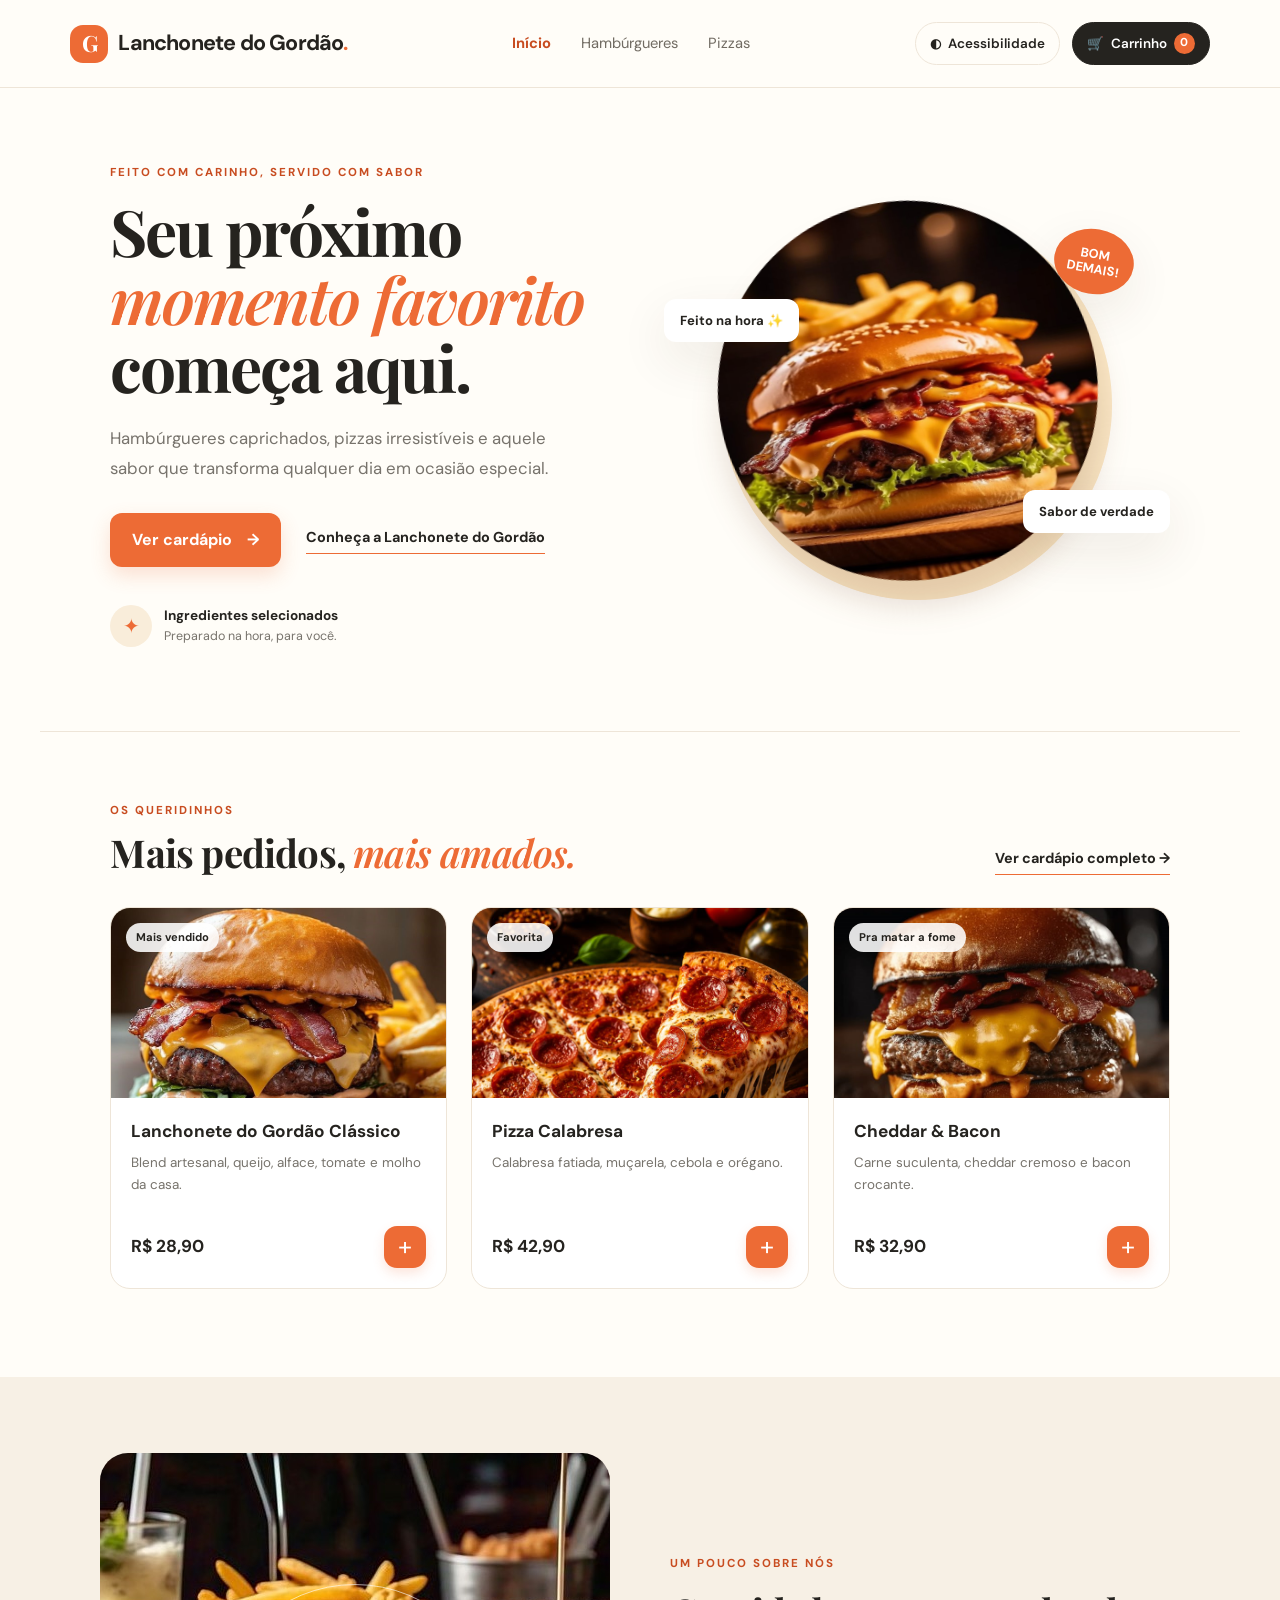
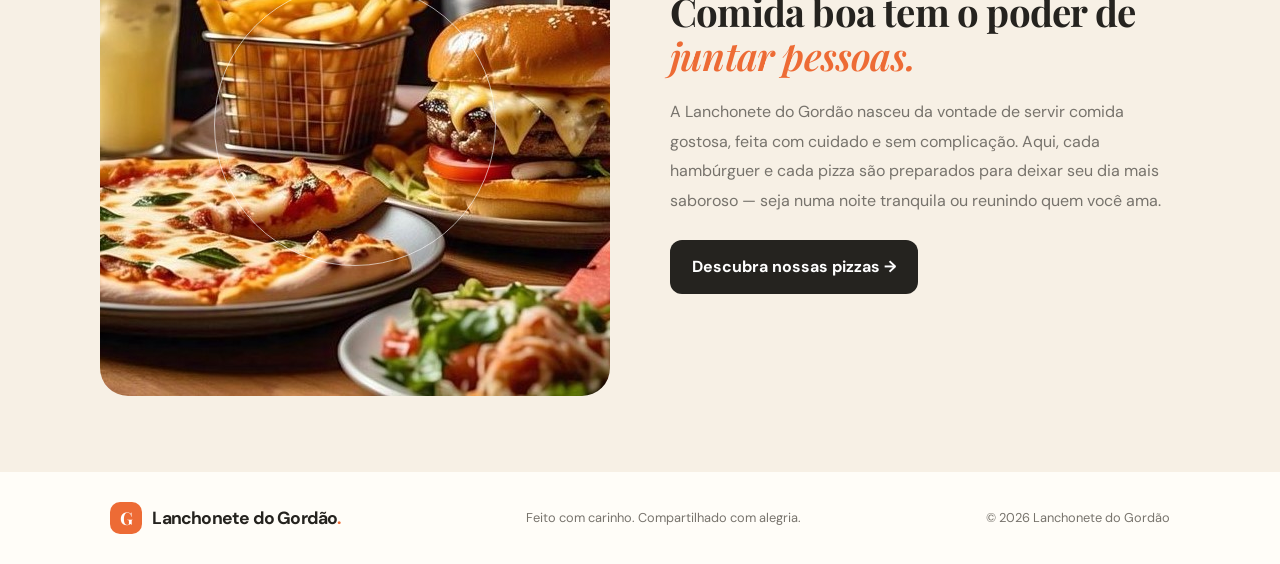
<file: index.html>
<!DOCTYPE html>
<html lang="pt-BR">

<head>
  <meta charset="UTF-8">
  <meta name="viewport" content="width=device-width, initial-scale=1.0">
  <meta name="description" content="Lanchonete do Gordão — hambúrgueres artesanais e pizzas para compartilhar.">
  
  <title>Lanchonete do Gordão | Sabor que reúne</title>
  <link rel="stylesheet" href="style.css">
  <script src="script.js" defer></script>
</head>


<body>
  <a class="skip-link" href="#conteudo">Pular para o conteúdo</a>
  
  <header class="site-header">
    
    <a class="logo" href="index.html" aria-label="Lanchonete do Gordão — página inicial"><span class="logo-mark">G</span><span>Lanchonete do Gordão<span class="logo-dot">.</span></span></a>
    
    <nav class="main-nav" aria-label="Navegação principal">
      <a class="active" href="index.html">Início</a>
      <a href="hamburgueres.html">Hambúrgueres</a>
      <a href="pizzas.html">Pizzas</a>
    </nav>
    
    <div class="header-actions">
      <button class="accessibility-btn" type="button" data-accessibility aria-pressed="false" aria-label="Ativar alto contraste">◐ <span>Acessibilidade</span></button>
      <button class="cart-button" type="button" data-open-cart aria-label="Abrir carrinho">🛒 <span>Carrinho</span><b class="cart-count" data-cart-count>0</b></button>
    </div>
  </header>

  <main id="conteudo">
    <section class="hero">
      
      <div class="hero-copy">
        <p class="eyebrow">FEITO COM CARINHO, SERVIDO COM SABOR</p>
        <h1>Seu próximo<br><em>momento favorito</em><br>começa aqui.</h1>
        <p class="hero-description">Hambúrgueres caprichados, pizzas irresistíveis e aquele sabor que transforma qualquer dia em ocasião especial.</p>
        
        <div class="hero-buttons">
          <a class="button button-primary" href="hamburgueres.html">Ver cardápio <span aria-hidden="true">→</span></a>
          <a class="text-link" href="#sobre">Conheça a Lanchonete do Gordão</a>
        </div>
        
        <div class="hero-note"><span class="note-icon">✦</span><span><strong>Ingredientes selecionados</strong><small>Preparado na hora, para você.</small></span></div>
      </div>
      
      <div class="hero-art" role="img" aria-label="Ilustração de um hambúrguer artesanal com queijo, alface e tomate">
        <div class="hero-circle"></div><div class="hero-tag">BOM<br>DEMAIS!</div>
        <div class="burger-emoji" aria-hidden="true"><img src="img/burger inicial.jfif" alt="burger inicial"></div>
        <div class="floating-chip chip-one">Feito na hora ✨</div>
        <div class="floating-chip chip-two">Sabor de verdade</div>
      </div>
    </section>

    <section class="section bestsellers" aria-labelledby="mais-vendidos">
      
      <div class="section-heading"><div><p class="eyebrow">OS QUERIDINHOS</p><h2 id="mais-vendidos">Mais pedidos, <em>mais amados.</em></h2></div><a class="text-link" href="hamburgueres.html">Ver cardápio completo →</a></div>
      
      <div class="product-grid">
        
        <article class="product-card">
          <div class="product-visual visual-burger">
            <img src="img/burger1.jpg" alt="Lanchonete do Gordão Clássico">
            <span class="popular-badge">Mais vendido</span>
          </div>
          <div class="product-info">
            <div>
              <h3>Lanchonete do Gordão Clássico</h3><p>Blend artesanal, queijo, alface, tomate e molho da casa.</p>
            </div>
            <div class="product-bottom"><strong>R$ 28,90</strong>
              <button class="add-button" data-add data-id="burger-classico" data-name="Lanchonete do Gordão Clássico" data-price="28.90" aria-label="Adicionar Lanchonete do Gordão Clássico ao carrinho">+</button>
            </div>
          </div>
        </article>
        
        <article class="product-card">
          <div class="product-visual visual-pizza">
            <img src="img/pizza1.jfif" alt=""><span class="product-emoji" aria-hidden="true">🍕</span>
            <span class="popular-badge">Favorita</span>
          </div>
          <div class="product-info">
            <div>
              <h3>Pizza Calabresa</h3>
              <p>Calabresa fatiada, muçarela, cebola e orégano.</p>
            </div>
            <div class="product-bottom"><strong>R$ 42,90</strong>
              <button class="add-button" data-add data-id="pizza-calabresa" data-name="Pizza Calabresa" data-price="42.90" aria-label="Adicionar Pizza Calabresa ao carrinho">+</button>
            </div>
          </div>
        </article>
        
        <article class="product-card">
          <div class="product-visual visual-bacon">
            <img src="img/burger2.jpg" alt="Cheddar & Bacon">
            <span class="popular-badge">Pra matar a fome</span>
          </div>
          <div class="product-info">
            <div><h3>Cheddar & Bacon</h3>
              <p>Carne suculenta, cheddar cremoso e bacon crocante.</p>
            </div><div class="product-bottom"><strong>R$ 32,90</strong>
              <button class="add-button" data-add data-id="burger-cheddar" data-name="Cheddar & Bacon" data-price="32.90" aria-label="Adicionar Cheddar e Bacon ao carrinho">+</button>
            </div>
          </div>
        </article>
      
      </div>
    </section>

    <section class="about-section" id="sobre">
      <div class="about-art" aria-hidden="true">
        <img src="img/992903049096362341.jpg" alt="">
      </div>
      <div class="about-copy">
        <p class="eyebrow">UM POUCO SOBRE NÓS</p>
        <h2>Comida boa tem o poder de <em>juntar pessoas.</em></h2>
        <p>A Lanchonete do Gordão nasceu da vontade de servir comida gostosa, feita com cuidado e sem complicação. Aqui, cada hambúrguer e cada pizza são preparados para deixar seu dia mais saboroso — seja numa noite tranquila ou reunindo quem você ama.</p>
        <a class="button button-dark" href="pizzas.html">Descubra nossas pizzas →</a>
      </div>
    </section>
  </main>

  <footer class="site-footer">
  <a class="logo footer-logo" href="index.html">
      <span class="logo-mark">G</span>
      <span>Lanchonete do Gordão<span class="logo-dot">.</span>
    </span>
  </a>
<p>Feito com carinho. Compartilhado com alegria.</p><span>© 2026 Lanchonete do Gordão</span></footer>

  <div class="modal-backdrop" data-cart-modal hidden>
    <section class="cart-modal" role="dialog" aria-modal="true" aria-labelledby="cart-title" aria-describedby="cart-description">
      
      <div class="modal-header">
        <div>
          <p class="eyebrow">SEU PEDIDO</p>
          <h2 id="cart-title">Meu carrinho <span>🛒</span>
          </h2>
        </div>
        <button class="close-modal" type="button" data-close-cart aria-label="Fechar carrinho">×</button>
      </div>
      <p id="cart-description" class="sr-only">Produtos adicionados, quantidades e valor total do pedido.</p>
      
      <div class="cart-items" data-cart-items aria-live="polite"></div>
      
      <div class="cart-empty" data-cart-empty><span>🛍️</span>
        <h3>Seu carrinho está vazio</h3>
        <p>Que tal escolher algo gostoso?</p>
      </div>
      
      <div class="cart-summary"><span>Total</span><strong data-cart-total>R$ 0,00</strong></div>
      
      <button class="button button-primary checkout-button" type="button" data-checkout>Continuar pedido</button>
      
      <p class="modal-footnote">Pedido demonstrativo — nenhum pagamento será realizado.</p>
    </section>
  </div>
  <div class="toast" data-toast role="status" aria-live="polite"></div>
</body>

</html>
</file>
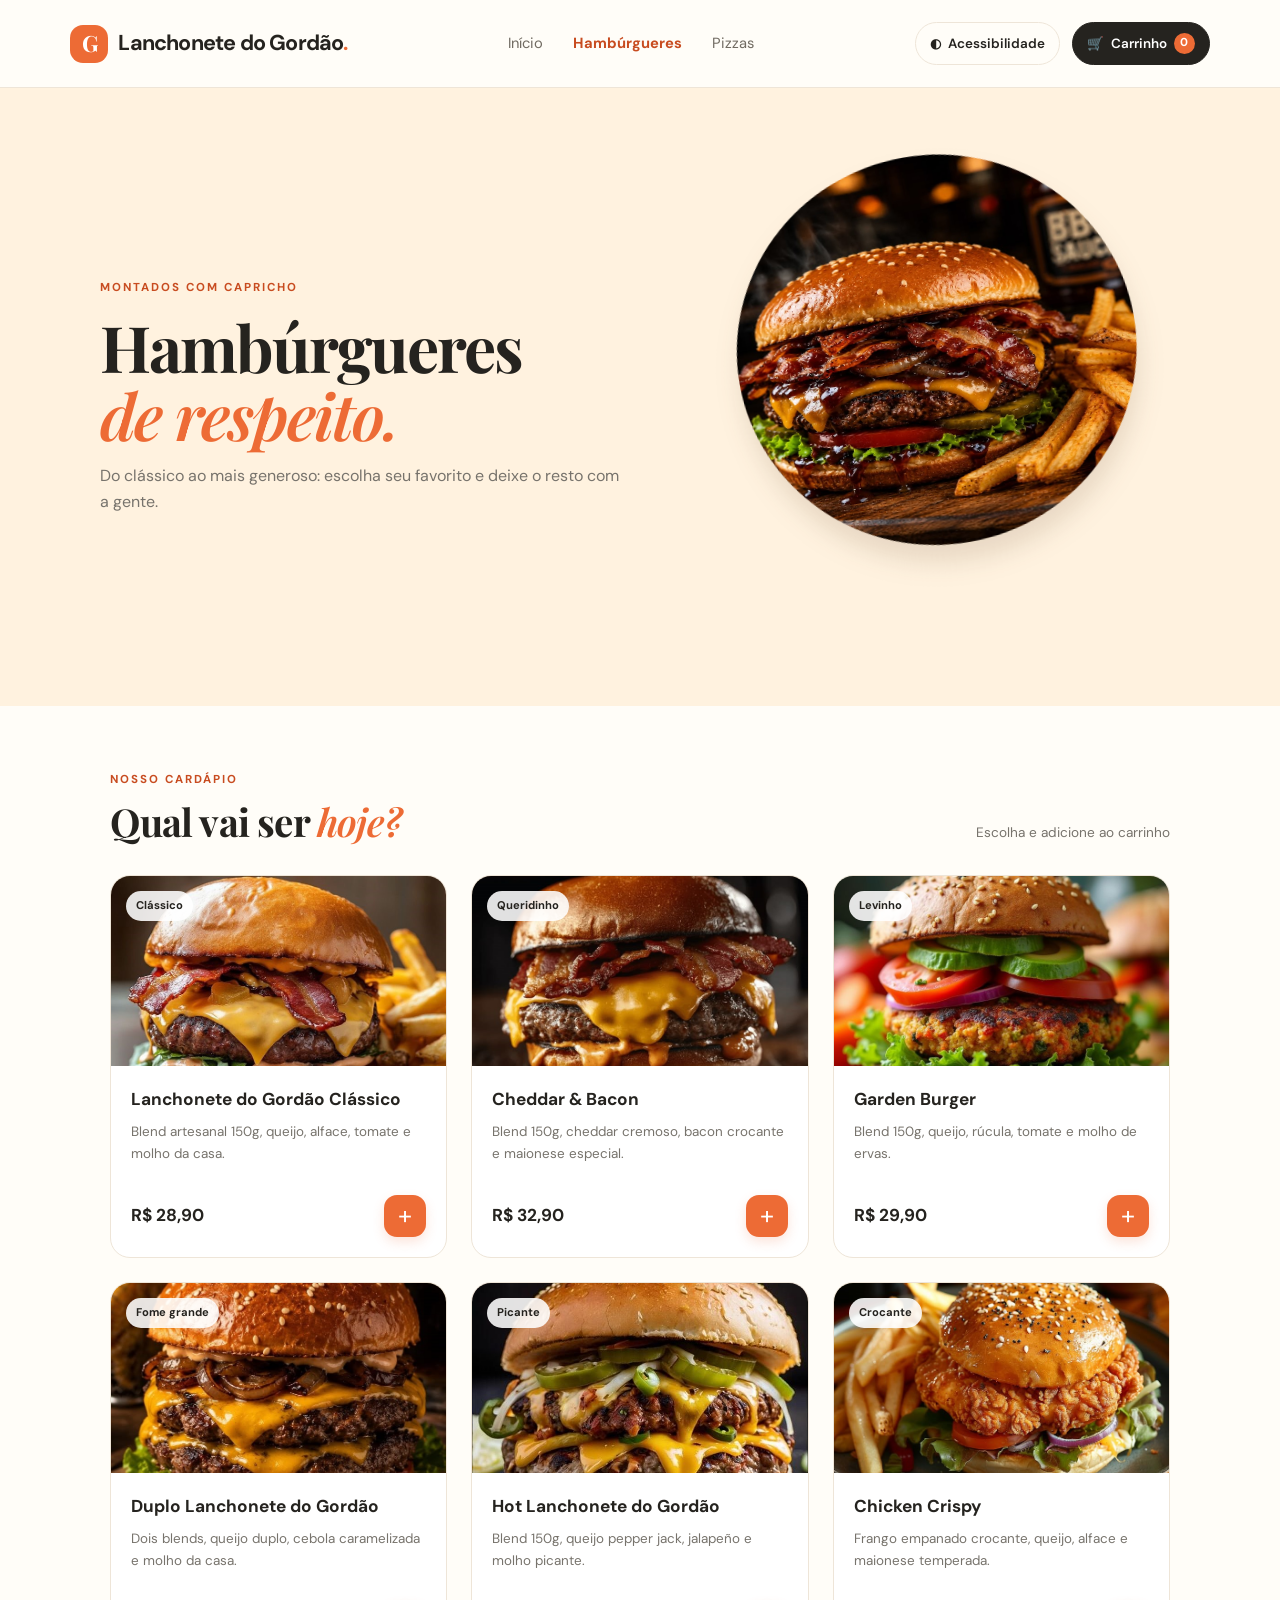
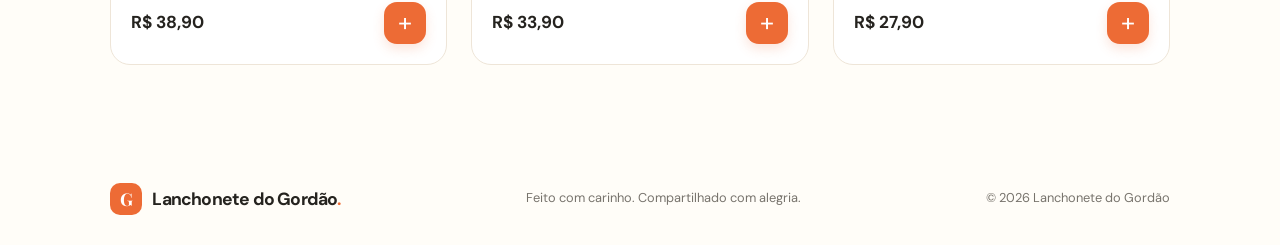
<file: hamburgueres.html>
<!DOCTYPE html>
<html lang="pt-BR">

<head>
    <meta charset="UTF-8"><meta name="viewport" content="width=device-width, initial-scale=1.0"><meta name="description" content="Conheça os hambúrgueres da Lanchonete do Gordão.">
    
    <title>Hambúrgueres | Lanchonete do Gordão</title>
    <link rel="stylesheet" href="style.css">
    <script src="script.js" defer></script>
</head>

<body>
    <a class="skip-link" href="#conteudo">Pular para o conteúdo</a>

    <header class="site-header">
        <a class="logo" href="index.html" aria-label="Lanchonete do Gordão — página inicial">
            <span class="logo-mark">G</span>
            <span>Lanchonete do Gordão<span class="logo-dot">.</span>
            </span>
        </a>
        
        <nav class="main-nav" aria-label="Navegação principal"><a href="index.html">Início</a><a class="active" href="hamburgueres.html" aria-current="page">Hambúrgueres</a>
            <a href="pizzas.html">Pizzas</a>
        </nav>
        
        <div class="header-actions">
            <button class="accessibility-btn" type="button" data-accessibility aria-pressed="false" aria-label="Ativar alto contraste">◐ 
                <span>Acessibilidade</span>
            </button>
            <button class="cart-button" type="button" data-open-cart aria-label="Abrir carrinho">🛒 
                <span>Carrinho</span>
                <b class="cart-count" data-cart-count>0</b>
            </button>
        </div>
    </header>

    <main id="conteudo">
    <section class="menu-hero burger-menu-hero">
        <div>
            <p class="eyebrow">MONTADOS COM CAPRICHO</p>
            <h1>Hambúrgueres<br><em>de respeito.</em></h1>
            <p>Do clássico ao mais generoso: escolha seu favorito e deixe o resto com a gente.</p>
        </div>

        <div class="menu-hero-emoji" aria-hidden="true"><img src="img/burger inicial 2.jfif" alt=""></div>
    </section>

    <section class="section menu-section">
        <div class="section-heading">
            <div>
                <p class="eyebrow">NOSSO CARDÁPIO</p>
                <h2>Qual vai ser <em>hoje?</em></h2>
            </div>
            <span class="menu-hint">Escolha e adicione ao carrinho</span>
        </div>
        
        <div class="product-grid">
            <article class="product-card">
                <div class="product-visual visual-burger">
                    <img src="img/burger1.jpg" alt="Lanchonete do Gordão Clássico">
                    <span class="popular-badge">Clássico</span>
                </div>
                
                <div class="product-info">
                    <div>
                        <h3>Lanchonete do Gordão Clássico</h3>
                        <p>Blend artesanal 150g, queijo, alface, tomate e molho da casa.</p>
                    </div>
                    <div class="product-bottom">
                        <strong>R$ 28,90</strong>
                        <button class="add-button" data-add data-id="burger-classico" data-name="Lanchonete do Gordão Clássico" data-price="28.90" aria-label="Adicionar Lanchonete do Gordão Clássico ao carrinho">+</button>
                    </div>
                </div>
            </article>

            <article class="product-card">
                <div class="product-visual visual-bacon">
                    <img src="img/burger2.jpg" alt="Cheddar & Bacon">
                    <span class="popular-badge">Queridinho</span>
                </div>
                <div class="product-info">
                    <div>
                        <h3>Cheddar & Bacon</h3>
                        <p>Blend 150g, cheddar cremoso, bacon crocante e maionese especial.</p>
                    </div>
                    <div class="product-bottom"><strong>R$ 32,90</strong>
                        <button class="add-button" data-add data-id="burger-cheddar" data-name="Cheddar & Bacon" data-price="32.90" aria-label="Adicionar Cheddar e Bacon ao carrinho">+</button>
                    </div>
                </div>
            </article>

            <article class="product-card">
                <div class="product-visual visual-green">
                    <img src="img/burger3.jpg" alt="Garden Burger">
                    <span class="popular-badge">Levinho</span>
                </div>
                <div class="product-info">
                    <div>
                        <h3>Garden Burger</h3>
                        <p>Blend 150g, queijo, rúcula, tomate e molho de ervas.</p>
                    </div>
                    <div class="product-bottom"><strong>R$ 29,90</strong>
                        <button class="add-button" data-add data-id="burger-garden" data-name="Garden Burger" data-price="29.90" aria-label="Adicionar Garden Burger ao carrinho">+</button>
                    </div>
                </div>
            </article>

            <article class="product-card">
                <div class="product-visual visual-double">
                        <img src="img/burger4.jpg" alt="Duplo Lanchonete do Gordão">
                        <span class="popular-badge">Fome grande</span>
                    </div>
                    <div class="product-info"><div>
                        <h3>Duplo Lanchonete do Gordão</h3>
                        <p>Dois blends, queijo duplo, cebola caramelizada e molho da casa.</p>
                    </div>
                    <div class="product-bottom"><strong>R$ 38,90</strong>
                        <button class="add-button" data-add data-id="burger-duplo" data-name="Duplo Lanchonete do Gordão" data-price="38.90" aria-label="Adicionar Duplo Lanchonete do Gordão ao carrinho">+</button>
                    </div>
                </div>
            </article>

            <article class="product-card">
                <div class="product-visual visual-spicy">
                    <img src="img/burger5.jpg" alt="Hot Lanchonete do Gordão">
                    <span class="popular-badge">Picante</span>
                </div>
                <div class="product-info"><div>
                    <h3>Hot Lanchonete do Gordão</h3>
                    <p>Blend 150g, queijo pepper jack, jalapeño e molho picante.</p>
                </div>
                <div class="product-bottom"><strong>R$ 33,90</strong>
                    <button class="add-button" data-add data-id="burger-hot" data-name="Hot Lanchonete do Gordão" data-price="33.90" aria-label="Adicionar Hot Lanchonete do Gordão ao carrinho">+</button>
                </div>
            </div>
            </article>

            <article class="product-card">
                <div class="product-visual visual-chicken">
                    <img src="img/burger6.jpg" alt="Chicken Crispy">
                    <span class="popular-badge">Crocante</span>
                </div>
                <div class="product-info">
                    <div>
                        <h3>Chicken Crispy</h3>
                        <p>Frango empanado crocante, queijo, alface e maionese temperada.</p>
                    </div>
                    <div class="product-bottom"><strong>R$ 27,90</strong>
                        <button class="add-button" data-add data-id="burger-chicken" data-name="Chicken Crispy" data-price="27.90" aria-label="Adicionar Chicken Crispy ao carrinho">+</button>
                    </div>
                </div>
            </article>

        </div>
    </section>
    </main>

    <footer class="site-footer"><a class="logo footer-logo" href="index.html">
            <span class="logo-mark">G</span>
            <span>Lanchonete do Gordão<span class="logo-dot">.</span></span></a>
            
        <p>Feito com carinho. Compartilhado com alegria.</p>
        <span>© 2026 Lanchonete do Gordão</span>
    </footer>

    <div class="modal-backdrop" data-cart-modal hidden>
        <section class="cart-modal" role="dialog" aria-modal="true" aria-labelledby="cart-title" aria-describedby="cart-description">
            <div class="modal-header">
                <div>
                    <p class="eyebrow">SEU PEDIDO</p>
                    <h2 id="cart-title">Meu carrinho <span>🛒</span>
                    </h2>
                </div>
                <button class="close-modal" type="button" data-close-cart aria-label="Fechar carrinho">×</button>
            </div>
            <p id="cart-description" class="sr-only">Produtos adicionados, quantidades e valor total do pedido.</p>
            <div class="cart-items" data-cart-items aria-live="polite"></div>
            <div class="cart-empty" data-cart-empty>
                <span>🛍️</span>
                <h3>Seu carrinho está vazio</h3>
                <p>Que tal escolher algo gostoso?</p>
            </div>
            <div class="cart-summary">
                <span>Total</span>
                <strong data-cart-total>R$ 0,00</strong>
            </div>
            <button class="button button-primary checkout-button" type="button" data-checkout>Continuar pedido</button>
            <p class="modal-footnote">Pedido demonstrativo — nenhum pagamento será realizado.</p>
        </section>
    </div>
    <div class="toast" data-toast role="status" aria-live="polite"></div>
</body>
</html>
</file>
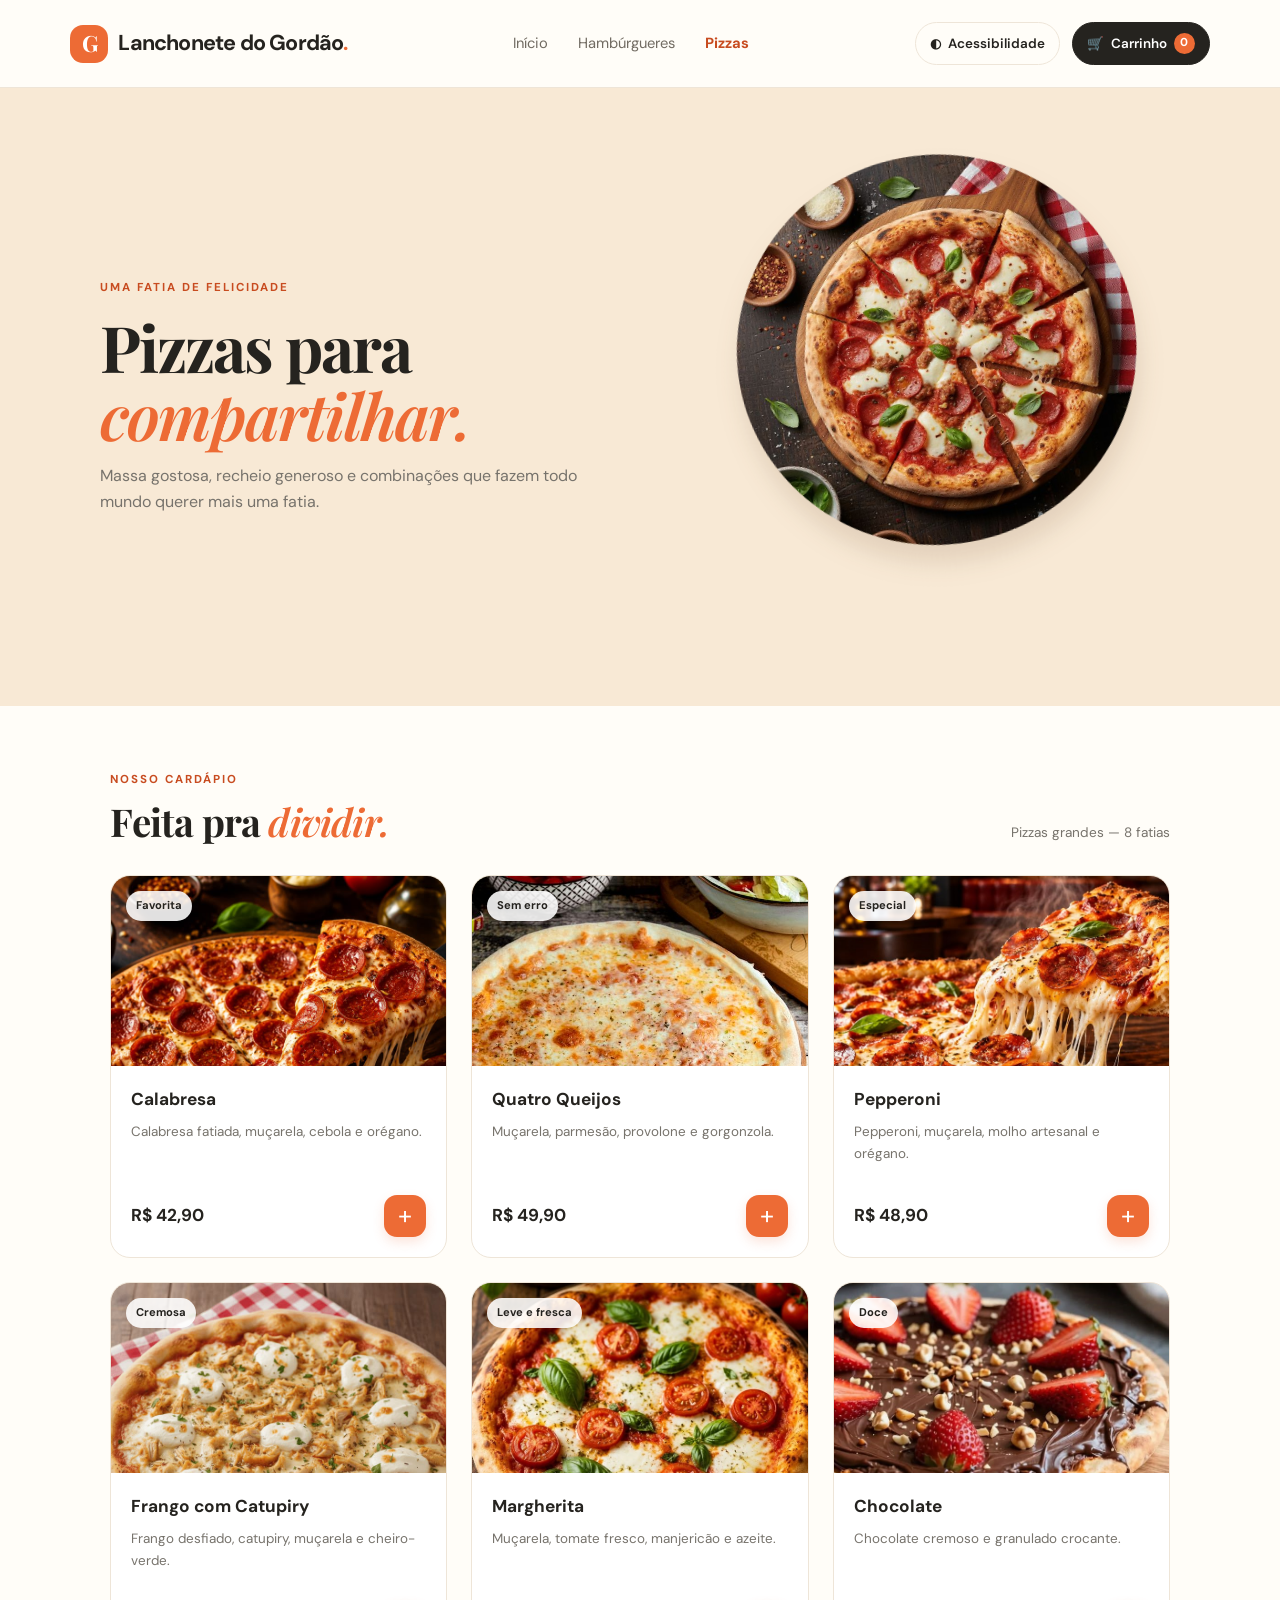
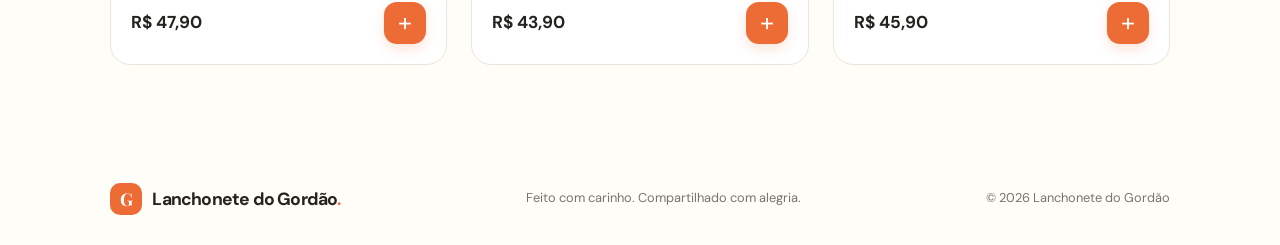
<file: pizzas.html>
<!DOCTYPE html>
<html lang="pt-BR">

<head>
    <meta charset="UTF-8">
    <meta name="viewport" content="width=device-width, initial-scale=1.0">
    <meta name="description" content="Conheça as pizzas da Lanchonete do Gordão.">
    <title>Pizzas | Lanchonete do Gordão</title>
    <link rel="stylesheet" href="style.css">
    <script src="script.js" defer></script>
</head>

<body>

    <a class="skip-link" href="#conteudo">Pular para o conteúdo</a>
    <header class="site-header">

        <a class="logo" href="index.html" aria-label="Lanchonete do Gordão — página inicial">
            <span class="logo-mark">G</span>
            <span>
                Lanchonete do Gordão<span class="logo-dot">.</span>
            </span>
        </a>
        <nav class="main-nav" aria-label="Navegação principal">
            <a href="index.html">Início</a>
            <a href="hamburgueres.html">Hambúrgueres</a>
            <a class="active" href="pizzas.html" aria-current="page">Pizzas</a>
        </nav>

        <div class="header-actions">
            <button
                class="accessibility-btn"
                type="button"
                data-accessibility
                aria-pressed="false"
                aria-label="Ativar alto contraste">◐<span>Acessibilidade</span>
            </button>

            <button
                class="cart-button"
                type="button"
                data-open-cart
                aria-label="Abrir carrinho">🛒<span>Carrinho</span>
                <b class="cart-count" data-cart-count>0</b>
            </button>
        </div>

    </header>
    <main id="conteudo">

        <section class="menu-hero pizza-menu-hero">
            <div>
                <p class="eyebrow">UMA FATIA DE FELICIDADE</p>
                <h1>
                    Pizzas para<br>
                    <em>compartilhar.</em>
                </h1>
                <p>
                    Massa gostosa, recheio generoso e combinações que fazem todo mundo querer mais uma fatia.
                </p>
            </div>

            <div class="menu-hero-emoji" aria-hidden="true"><img src="img/Pizza Sosis.jfif" alt=""></div>
        </section>

        <section class="section menu-section">
            <div class="section-heading">
                <div>
                    <p class="eyebrow">NOSSO CARDÁPIO</p>
                    <h2>
                        Feita pra <em>dividir.</em>
                    </h2>
                </div>

                <span class="menu-hint">Pizzas grandes — 8 fatias</span>
            </div>

            <div class="product-grid">
                <article class="product-card">
                    <div class="product-visual visual-pizza">
                        <img src="img/pizza1.jfif" alt="Calabresa">
                        <span class="popular-badge">
                            Favorita
                        </span>
                    </div>

                    <div class="product-info">
                        <div>
                            <h3>Calabresa</h3>
                            <p>
                                Calabresa fatiada, muçarela, cebola e orégano.
                            </p>
                        </div>
                        <div class="product-bottom">
                            <strong>R$ 42,90</strong>
                            <button
                                class="add-button"
                                data-add
                                data-id="pizza-calabresa"
                                data-name="Pizza Calabresa"
                                data-price="42.90"
                                aria-label="Adicionar Pizza Calabresa ao carrinho"
                            >
                                +
                            </button>
                        </div>
                    </div>
                </article>

                <article class="product-card">
                    <div class="product-visual visual-cheese">
                        <img src="img/pizza2.jfif" alt="Quatro Queijos">
                        <span class="popular-badge">
                            Sem erro
                        </span>
                    </div>

                    <div class="product-info">
                        <div>
                            <h3>Quatro Queijos</h3>
                            <p>
                                Muçarela, parmesão, provolone e gorgonzola.
                            </p>
                        </div>
                        <div class="product-bottom">
                            <strong>R$ 49,90</strong>
                            <button
                                class="add-button"
                                data-add
                                data-id="pizza-queijos"
                                data-name="Pizza Quatro Queijos"
                                data-price="49.90"
                                aria-label="Adicionar Pizza Quatro Queijos ao carrinho"
                            >
                                +
                            </button>
                        </div>
                    </div>
                </article>

                <article class="product-card">
                    <div class="product-visual visual-pepperoni">
                        <img src="img/pizza33.jpg" alt="Pepperoni">
                        <span class="popular-badge">
                            Especial
                        </span>
                    </div>
                    <div class="product-info">
                        <div>
                            <h3>Pepperoni</h3>
                            <p>
                                Pepperoni, muçarela, molho artesanal e orégano.
                            </p>
                        </div>
                        <div class="product-bottom">
                            <strong>R$ 48,90</strong>
                            <button
                                class="add-button"
                                data-add
                                data-id="pizza-pepperoni"
                                data-name="Pizza Pepperoni"
                                data-price="48.90"
                                aria-label="Adicionar Pizza Pepperoni ao carrinho"
                            >
                                +
                            </button>
                        </div>
                    </div>
                </article>

                <article class="product-card">
                    <div class="product-visual visual-chicken-pizza">
                        <img src="img/pizza4.jfif" alt="Frango com Catupiry">
                        <span class="popular-badge">
                            Cremosa
                        </span>
                    </div>
                    <div class="product-info">
                        <div>
                            <h3>Frango com Catupiry</h3>
                            <p>
                                Frango desfiado, catupiry, muçarela e cheiro-verde.
                            </p>
                        </div>
                        <div class="product-bottom">
                            <strong>R$ 47,90</strong>
                            <button
                                class="add-button"
                                data-add
                                data-id="pizza-frango"
                                data-name="Pizza Frango com Catupiry"
                                data-price="47.90"
                                aria-label="Adicionar Pizza Frango com Catupiry ao carrinho"
                            >
                                +
                            </button>
                        </div>
                    </div>
                </article>

                <article class="product-card">
                    <div class="product-visual visual-margherita">
                        <img src="img/pizza55.jpg" alt="Margherita">
                        <span class="popular-badge">
                            Leve e fresca
                        </span>
                    </div>
                    <div class="product-info">
                        <div>
                            <h3>Margherita</h3>
                            <p>
                                Muçarela, tomate fresco, manjericão e azeite.
                            </p>
                        </div>
                        <div class="product-bottom">
                            <strong>R$ 43,90</strong>
                            <button
                                class="add-button"
                                data-add
                                data-id="pizza-margherita"
                                data-name="Pizza Margherita"
                                data-price="43.90"
                                aria-label="Adicionar Pizza Margherita ao carrinho"
                            >
                                +
                            </button>
                        </div>
                    </div>
                </article>

                <article class="product-card">
                    <div class="product-visual visual-chocolate">
                        <img src="img/pizza66.jpg" alt="Chocolate">
                        <span class="popular-badge">
                            Doce
                        </span>
                    </div>
                    <div class="product-info">
                        <div>
                            <h3>Chocolate</h3>
                            <p>
                                Chocolate cremoso e granulado crocante.
                            </p>
                        </div>
                        <div class="product-bottom">
                            <strong>R$ 45,90</strong>
                            <button
                                class="add-button"
                                data-add
                                data-id="pizza-chocolate"
                                data-name="Pizza Chocolate"
                                data-price="45.90"
                                aria-label="Adicionar Pizza de Chocolate ao carrinho"
                            >
                                +
                            </button>
                        </div>
                    </div>
                </article>
            </div>
        </section>
    </main>

    <footer class="site-footer">
        <a class="logo footer-logo" href="index.html">
            <span class="logo-mark">G</span>
            <span>
                Lanchonete do Gordão<span class="logo-dot">.</span>
            </span>
        </a>
        <p>
            Feito com carinho. Compartilhado com alegria.
        </p>
        <span>
            © 2026 Lanchonete do Gordão
        </span>
    </footer>

    <div class="modal-backdrop" data-cart-modal hidden>
        <section
            class="cart-modal"
            role="dialog"
            aria-modal="true"
            aria-labelledby="cart-title"
            aria-describedby="cart-description"
        >
            <div class="modal-header">
                <div>
                    <p class="eyebrow">
                        SEU PEDIDO
                    </p>
                    <h2 id="cart-title">
                        Meu carrinho <span>🛒</span>
                    </h2>
                </div>
                <button
                    class="close-modal"
                    type="button"
                    data-close-cart
                    aria-label="Fechar carrinho"
                >
                    ×
                </button>
            </div>
            <p id="cart-description" class="sr-only">
                Produtos adicionados, quantidades e valor total do pedido.
            </p>
            <div
                class="cart-items"
                data-cart-items
                aria-live="polite"
            ></div>
            <div class="cart-empty" data-cart-empty>
                <span>🛍️</span>
                <h3>
                    Seu carrinho está vazio
                </h3>
                <p>
                    Que tal escolher algo gostoso?
                </p>
            </div>
            <div class="cart-summary">
                <span>
                    Total
                </span>
                <strong data-cart-total>
                    R$ 0,00
                </strong>
            </div>
            <button
                class="button button-primary checkout-button"
                type="button"
                data-checkout
            >
                Continuar pedido
            </button>
            <p class="modal-footnote">
                Pedido demonstrativo — nenhum pagamento será realizado.
            </p>
        </section>
    </div>
    <div
        class="toast"
        data-toast
        role="status"
        aria-live="polite"
    ></div>
</body>
</html>
</file>
<file: style.css>
@import url('https://fonts.googleapis.com/css2?family=DM+Sans:wght@400;500;600;700&family=Playfair+Display:ital,wght@0,600;0,700;1,600;1,700&display=swap');


/* =========================================================
   VARIÁVEIS GLOBAIS
   Cores, sombras e outros valores reutilizados no site
   ========================================================= */

:root {
    --ink: #25231f;
    --muted: #77736c;
    --cream: #fffaf1;
    --paper: #fffdf8;
    --orange: #ed6b35;
    --orange-dark: #c84c20;
    --yellow: #f6c85f;
    --line: #eee5d8;
    --green: #627a4b;
    --shadow: 0 18px 50px rgba(67, 43, 24, .09);
}


/* =========================================================
   RESET E CONFIGURAÇÕES GERAIS
   Configurações básicas para todos os elementos
   ========================================================= */

* {
    box-sizing: border-box;
}

html {
    scroll-behavior: smooth;
}

body {
    margin: 0;
    background: var(--paper);
    color: var(--ink);
    font-family: 'DM Sans', sans-serif;
    line-height: 1.6;
}

button,
a {
    font: inherit;
}

a {
    color: inherit;
    text-decoration: none;
}

button {
    cursor: pointer;
}


/* =========================================================
   FOCO DE ACESSIBILIDADE
   Destaca elementos quando navegamos pelo teclado
   ========================================================= */

button:focus-visible,
a:focus-visible {
    outline: 3px solid #1769aa;
    outline-offset: 4px;
}


/* =========================================================
   LINK "PULAR PARA O CONTEÚDO"
   Aparece quando recebe foco pelo teclado
   ========================================================= */

.skip-link {
    position: absolute;
    top: -60px;
    left: 16px;
    background: #fff;
    color: #111;
    padding: 10px 16px;
    z-index: 1000;
    border-radius: 8px;
}

.skip-link:focus {
    top: 12px;
}


/* =========================================================
   CABEÇALHO / HEADER
   Área superior fixa com logo, menu e carrinho
   ========================================================= */

.site-header {
    height: 88px;
    padding: 0 max(5.5%, calc((100% - 1200px) / 2));
    display: flex;
    align-items: center;
    justify-content: space-between;
    gap: 24px;
    background: rgba(255, 253, 248, .96);
    border-bottom: 1px solid var(--line);
    position: sticky;
    top: 0;
    z-index: 20;
    backdrop-filter: blur(12px);
}


/* =========================================================
   LOGO
   ========================================================= */

.logo {
    display: flex;
    align-items: center;
    gap: 10px;
    font-size: 1.35rem;
    font-weight: 700;
    letter-spacing: -.8px;
    white-space: nowrap;
}

.logo-mark {
    display: grid;
    place-items: center;
    width: 38px;
    height: 38px;
    border-radius: 13px;
    background: var(--orange);
    color: white;
    font-family: 'Playfair Display', serif;
    font-size: 1.4rem;
}

.logo-dot {
    color: var(--orange);
}


/* =========================================================
   MENU DE NAVEGAÇÃO
   ========================================================= */

.main-nav {
    display: flex;
    align-items: center;
    gap: 30px;
}

.main-nav a {
    font-size: .92rem;
    color: #716b62;
    transition: color .2s;
}

.main-nav a:hover,
.main-nav a.active {
    color: var(--orange-dark);
    font-weight: 700;
}


/* =========================================================
   BOTÕES DO HEADER
   Acessibilidade e carrinho
   ========================================================= */

.header-actions {
    display: flex;
    align-items: center;
    gap: 12px;
}

.accessibility-btn,
.cart-button {
    border: 1px solid var(--line);
    background: white;
    border-radius: 999px;
    padding: 10px 14px;
    color: var(--ink);
    font-size: .84rem;
    font-weight: 600;
    display: flex;
    align-items: center;
    gap: 7px;
}

.accessibility-btn {
    background: transparent;
}

.cart-button {
    background: var(--ink);
    color: white;
    border-color: var(--ink);
}

.cart-count {
    display: inline-grid;
    place-items: center;
    min-width: 21px;
    height: 21px;
    border-radius: 50%;
    background: var(--orange);
    color: white;
    font-size: .72rem;
    padding: 0 5px;
}


/* =========================================================
   HERO DA PÁGINA INICIAL
   Primeira seção com chamada principal da hamburgueria
   ========================================================= */

.hero {
    max-width: 1200px;
    margin: auto;
    padding: 76px 5.5% 84px;
    display: grid;
    grid-template-columns: 1fr 1fr;
    align-items: center;
    gap: 48px;
    min-height: 570px;
}


/* =========================================================
   TEXTOS PEQUENOS DE DESTAQUE
   ========================================================= */

.eyebrow {
    font-size: .72rem;
    letter-spacing: 2px;
    font-weight: 700;
    color: var(--orange-dark);
    margin: 0 0 15px;
}


/* =========================================================
   TÍTULOS PRINCIPAIS
   ========================================================= */

.hero h1,
.menu-hero h1 {
    font-family: 'Playfair Display', serif;
    font-size: clamp(3rem, 5vw, 4.8rem);
    line-height: 1.06;
    letter-spacing: -2px;
    margin: 0 0 22px;
}

.hero h1 em,
.section h2 em,
.about-copy h2 em,
.menu-hero h1 em {
    color: var(--orange);
    font-weight: 600;
}


/* =========================================================
   DESCRIÇÃO DO HERO
   ========================================================= */

.hero-description {
    color: var(--muted);
    font-size: 1.05rem;
    max-width: 480px;
    line-height: 1.8;
}


/* =========================================================
   BOTÕES DO HERO
   ========================================================= */

.hero-buttons {
    display: flex;
    align-items: center;
    gap: 25px;
    margin-top: 30px;
}

.button {
    border: 0;
    display: inline-flex;
    align-items: center;
    justify-content: center;
    gap: 15px;
    padding: 14px 22px;
    border-radius: 12px;
    font-weight: 700;
    transition: transform .2s, background .2s;
}

.button:hover {
    transform: translateY(-2px);
}

.button-primary {
    background: var(--orange);
    color: white;
    box-shadow: 0 8px 20px rgba(237, 107, 53, .2);
}

.button-primary:hover {
    background: var(--orange-dark);
}

.text-link {
    font-size: .9rem;
    font-weight: 700;
    color: var(--ink);
    border-bottom: 1px solid var(--orange);
    padding-bottom: 4px;
}


/* =========================================================
   AVISO / INFORMAÇÃO DO HERO
   ========================================================= */

.hero-note {
    display: flex;
    align-items: center;
    gap: 12px;
    margin-top: 38px;
}

.note-icon {
    display: grid;
    place-items: center;
    background: #f9edda;
    color: var(--orange);
    width: 42px;
    height: 42px;
    border-radius: 50%;
    font-size: 1.25rem;
}

.hero-note strong,
.hero-note small {
    display: block;
}

.hero-note strong {
    font-size: .85rem;
}

.hero-note small {
    font-size: .78rem;
    color: var(--muted);
}


/* =========================================================
   ILUSTRAÇÃO DO HERO
   Área do hambúrguer principal
   ========================================================= */

.hero-art {
    height: 410px;
    position: relative;
    display: grid;
    place-items: center;
}

.hero-circle {
    position: absolute;
    width: min(390px, 90%);
    aspect-ratio: 1;
    border-radius: 50%;
    background: #f9dfb3;
    box-shadow: inset 0 0 0 22px rgba(255, 255, 255, .23);
}

.burger-emoji {
    position: relative;
    font-size: clamp(10rem, 20vw, 17rem);
    filter: drop-shadow(0 25px 15px rgba(97, 52, 19, .16));
    transform: rotate(-9deg);
    z-index: 1;
}

.burger-emoji img{
    height: 380px;
    width: 380px;
    border-radius: 50%;
}

.hero-tag {
    position: absolute;
    right: 7%;
    top: 7%;
    z-index: 2;
    background: var(--orange);
    color: white;
    font-weight: 700;
    font-size: .8rem;
    line-height: 1.2;
    text-align: center;
    padding: 17px 14px;
    border-radius: 50%;
    transform: rotate(10deg);
    box-shadow: var(--shadow);
}


/* =========================================================
   ETIQUETAS FLUTUANTES DO HERO
   ========================================================= */

.floating-chip {
    position: absolute;
    background: white;
    padding: 11px 16px;
    border-radius: 12px;
    box-shadow: var(--shadow);
    font-size: .82rem;
    font-weight: 700;
    z-index: 2;
}

.chip-one {
    left: 0;
    top: 24%;
}

.chip-two {
    right: 0;
    bottom: 19%;
}


/* =========================================================
   SEÇÕES GERAIS
   ========================================================= */

.section {
    max-width: 1200px;
    margin: 0 auto;
    padding: 70px 5.5% 88px;
}


/* =========================================================
   SEÇÃO DE MAIS VENDIDOS
   ========================================================= */

.bestsellers {
    border-top: 1px solid var(--line);
}


/* =========================================================
   CABEÇALHO DAS SEÇÕES
   ========================================================= */

.section-heading {
    display: flex;
    align-items: end;
    justify-content: space-between;
    gap: 20px;
    margin-bottom: 32px;
}

.section h2,
.about-copy h2 {
    font-family: 'Playfair Display', serif;
    font-size: clamp(2rem, 3vw, 2.8rem);
    line-height: 1.15;
    margin: 0;
    letter-spacing: -.8px;
}

.section-heading .eyebrow {
    margin-bottom: 10px;
}


/* =========================================================
   GRID DOS PRODUTOS
   ========================================================= */

.product-grid {
    display: grid;
    grid-template-columns: repeat(3, minmax(0, 1fr));
    gap: 24px;
}


/* =========================================================
   CARD DO PRODUTO
   ========================================================= */

.product-card {
    background: white;
    border: 1px solid var(--line);
    border-radius: 20px;
    overflow: hidden;
    transition: transform .25s, box-shadow .25s;
}

.product-card:hover {
    transform: translateY(-5px);
    box-shadow: var(--shadow);
}


/* =========================================================
   ÁREA VISUAL DO PRODUTO
   ========================================================= */

.product-visual {
    height: 190px;
    display: grid;
    place-items: center;
    position: relative;
    overflow: hidden;
    background: #faecd6;
}

/* Círculos decorativos */

.product-visual::before,
.product-visual::after {
    content: "";
    position: absolute;
    border-radius: 50%;
    border: 1px solid rgba(255, 255, 255, .55);
    width: 190px;
    height: 190px;
    z-index: 0;
}

.product-visual::after {
    width: 230px;
    height: 230px;
}

.product-visual img {
    width: 100%;
    height: 100%;
    object-fit: cover;
    object-position: center;
    display: block;
    position: relative;
    z-index: 1;
    transition: transform .3s;
}

.product-card:hover .product-visual img {
    transform: scale(1.05);
}

.product-visual .popular-badge {
    z-index: 2;
}

/* =========================================================
   CORES DOS FUNDOS DOS PRODUTOS
   ========================================================= */

.visual-pizza {
    background: #f9e4c1;
}

.visual-bacon {
    background: #f2d4bb;
}

.visual-green {
    background: #e4e9d7;
}

.visual-double {
    background: #f1dfb7;
}

.visual-spicy {
    background: #f4d4c8;
}

.visual-chicken {
    background: #f6e2b9;
}

.visual-cheese {
    background: #f4e4a9;
}

.visual-pepperoni {
    background: #f0d2bf;
}

.visual-chicken-pizza {
    background: #f3e0c6;
}

.visual-margherita {
    background: #e1e9d5;
}

.visual-chocolate {
    background: #e9d4c8;
}


/* =========================================================
   EMOJI DOS PRODUTOS
   ========================================================= */

.product-emoji {
    font-size: 6.4rem;
    z-index: 1;
    filter: drop-shadow(0 12px 9px rgba(70, 40, 20, .13));
    transition: transform .3s;
}

.product-card:hover .product-emoji {
    transform: scale(1.08) rotate(-4deg);
}

/* =========================================================
   IMAGENS DOS PRODUTOS
   Ajusta o tamanho e o posicionamento das imagens
   dentro dos cards de hambúrgueres e pizzas
   ========================================================= */

.product-visual img {
    width: 100%;
    height: 100%;
    object-fit: cover;
    object-position: center;
    display: block;
    position: relative;
    z-index: 1;
    transition: transform .3s;
}


/* Efeito de zoom quando passa o mouse no produto */

.product-card:hover .product-visual img {
    transform: scale(1.05);
}


/* =========================================================
   AJUSTE DA ETIQUETA SOBRE A IMAGEM
   Mantém a etiqueta "Clássico", "Queridinho" etc.
   por cima da imagem
   ========================================================= */

.product-visual .popular-badge {
    z-index: 2;
}


/* =========================================================
   AJUSTE PARA CELULAR
   Reduz um pouco a altura das imagens em telas menores
   ========================================================= */

@media (max-width: 650px) {

    .product-visual img {
        width: 100%;
        height: 100%;
        object-fit: cover;
    }

}

/* =========================================================
   ETIQUETA DE PRODUTO POPULAR
   ========================================================= */

.popular-badge {
    position: absolute;
    top: 15px;
    left: 15px;
    z-index: 2;
    background: rgba(255, 255, 255, .88);
    padding: 6px 10px;
    border-radius: 30px;
    font-size: .7rem;
    font-weight: 700;
}


/* =========================================================
   INFORMAÇÕES DO PRODUTO
   ========================================================= */

.product-info {
    padding: 20px;
}

.product-info h3 {
    margin: 0 0 7px;
    font-size: 1.08rem;
}

.product-info p {
    margin: 0;
    color: var(--muted);
    font-size: .84rem;
    line-height: 1.65;
    min-height: 55px;
}


/* =========================================================
   PREÇO E BOTÃO DE ADICIONAR
   ========================================================= */

.product-bottom {
    display: flex;
    align-items: center;
    justify-content: space-between;
    margin-top: 19px;
}

.product-bottom strong {
    font-size: 1.08rem;
}

.add-button {
    width: 42px;
    height: 42px;
    border: 0;
    border-radius: 13px;
    background: var(--orange);
    color: white;
    font-size: 1.6rem;
    line-height: 1;
    box-shadow: 0 5px 12px rgba(237, 107, 53, .18);
}

.add-button:hover {
    background: var(--orange-dark);
}


/* =========================================================
   SEÇÃO "SOBRE A LOJA"
   ========================================================= */

.about-section {
    background: #f7f0e5;
    display: grid;
    grid-template-columns: 1fr 1fr;
    align-items: center;
    gap: 60px;
    padding: 76px max(5.5%, calc((100% - 1080px) / 2));
}


/* =========================================================
   ILUSTRAÇÃO DA SEÇÃO SOBRE
   ========================================================= */

.about-art {
    min-height: 290px;
    background: #f5d9ac;
    border-radius: 28px;
    display: flex;
    align-items: center;
    justify-content: center;
    gap: 10px;
    font-size: clamp(3rem, 7vw, 6rem);
    position: relative;
    overflow: hidden;
}

.about-art::before {
    content: "";
    position: absolute;
    width: 280px;
    height: 280px;
    border: 1px solid rgba(255, 255, 255, .6);
    border-radius: 50%;
}

.about-art span {
    z-index: 1;
    filter: drop-shadow(0 12px 8px rgba(70, 40, 20, .12));
}

.about-art span:nth-child(2) {
    font-size: 2rem;
    align-self: flex-start;
    margin-top: 50px;
}


/* =========================================================
   TEXTO DA SEÇÃO SOBRE
   ========================================================= */

.about-copy h2 {
    max-width: 500px;
}

.about-copy > p:not(.eyebrow) {
    color: var(--muted);
    line-height: 1.85;
    margin: 20px 0 25px;
}

.button-dark {
    background: var(--ink);
    color: white;
}


/* =========================================================
   RODAPÉ
   ========================================================= */

.site-footer {
    max-width: 1200px;
    margin: auto;
    padding: 30px 5.5%;
    display: flex;
    align-items: center;
    justify-content: space-between;
    gap: 20px;
    color: var(--muted);
    font-size: .8rem;
}

.footer-logo {
    color: var(--ink);
    font-size: 1.1rem;
}

.footer-logo .logo-mark {
    width: 32px;
    height: 32px;
    border-radius: 10px;
    font-size: 1.1rem;
}

.site-footer p {
    margin: 0;
}


/* =========================================================
   HERO DAS PÁGINAS DE CARDÁPIO
   Usado nas páginas de hambúrgueres e pizzas
   ========================================================= */

.menu-hero {
    padding: 66px max(5.5%, calc((100% - 1080px) / 2));
    display: flex;
    align-items: center;
    justify-content: space-between;
    gap: 40px;
    min-height: 300px;
    background: #fff2df;
    overflow: hidden;
}

.menu-hero h1 {
    font-size: clamp(2.8rem, 5vw, 4.4rem);
    margin-bottom: 15px;
}

.menu-hero p:not(.eyebrow) {
    color: var(--muted);
    max-width: 520px;
    margin: 0;
}

.menu-hero-emoji {
    font-size: clamp(8rem, 17vw, 13rem);
    filter: drop-shadow(0 18px 12px rgba(83, 44, 15, .13));
    transform: rotate(-10deg);
    padding: 0 35px;
}

.menu-hero-emoji img{
    height: 390px;
    width: 400px;
    border-radius: 50%;
}

/* =========================================================
   HERO ESPECÍFICO DA PÁGINA DE PIZZAS
   ========================================================= */

.pizza-menu-hero {
    background: #f8e9d5;
}


/* =========================================================
   SEÇÃO DO CARDÁPIO
   ========================================================= */

.menu-section {
    padding-top: 65px;
}

.menu-hint {
    color: var(--muted);
    font-size: .85rem;
}


/* =========================================================
   MODAL DO CARRINHO
   Fundo escuro que aparece atrás do carrinho
   ========================================================= */

.modal-backdrop {
    position: fixed;
    inset: 0;
    background: rgba(25, 22, 18, .52);
    z-index: 100;
    display: grid;
    place-items: center;
    padding: 20px;
    backdrop-filter: blur(4px);
}

.modal-backdrop[hidden] {
    display: none;
}


/* =========================================================
   JANELA DO CARRINHO
   ========================================================= */

.cart-modal {
    width: min(100%, 500px);
    max-height: min(85vh, 760px);
    overflow: auto;
    background: var(--paper);
    border-radius: 24px;
    padding: 28px;
    box-shadow: 0 25px 80px rgba(0, 0, 0, .25);
    animation: modal-in .2s ease-out;
}


/* =========================================================
   CABEÇALHO DO MODAL
   ========================================================= */

.modal-header {
    display: flex;
    justify-content: space-between;
    align-items: center;
    border-bottom: 1px solid var(--line);
    padding-bottom: 18px;
}

.modal-header h2 {
    font-family: 'Playfair Display', serif;
    font-size: 1.8rem;
    margin: 0;
}

.modal-header .eyebrow {
    margin-bottom: 5px;
}

.close-modal {
    border: 1px solid var(--line);
    background: white;
    width: 40px;
    height: 40px;
    border-radius: 50%;
    font-size: 1.7rem;
    line-height: 1;
    color: var(--ink);
}


/* =========================================================
   ITENS DO CARRINHO
   ========================================================= */

.cart-items {
    display: grid;
    gap: 0;
}

.cart-row {
    display: grid;
    grid-template-columns: 1fr auto;
    gap: 12px;
    padding: 17px 0;
    border-bottom: 1px solid var(--line);
}

.cart-row h3 {
    margin: 0;
    font-size: .95rem;
}

.cart-row p {
    margin: 4px 0 0;
    color: var(--muted);
    font-size: .8rem;
}


/* =========================================================
   LADO DIREITO DOS ITENS DO CARRINHO
   ========================================================= */

.cart-row-side {
    text-align: right;
    display: flex;
    flex-direction: column;
    align-items: end;
    justify-content: space-between;
    gap: 10px;
}

.cart-row-side strong {
    font-size: .92rem;
}


/* =========================================================
   CONTROLES DE QUANTIDADE
   ========================================================= */

.quantity-controls {
    display: flex;
    align-items: center;
    gap: 9px;
    font-size: .85rem;
}

.quantity-controls button {
    border: 1px solid var(--line);
    background: white;
    border-radius: 7px;
    width: 27px;
    height: 27px;
    font-weight: 700;
}


/* =========================================================
   REMOVER PRODUTO DO CARRINHO
   ========================================================= */

.remove-item {
    border: 0;
    background: transparent;
    color: var(--orange-dark);
    font-size: .75rem;
    text-decoration: underline;
    padding: 0;
}


/* =========================================================
   CARRINHO VAZIO
   ========================================================= */

.cart-empty {
    text-align: center;
    padding: 30px 10px;
}

.cart-empty[hidden] {
    display: none;
}

.cart-empty > span {
    font-size: 2.5rem;
}

.cart-empty h3 {
    margin: 8px 0 3px;
}

.cart-empty p {
    color: var(--muted);
    margin: 0;
    font-size: .9rem;
}


/* =========================================================
   RESUMO DO CARRINHO
   Mostra o valor total
   ========================================================= */

.cart-summary {
    display: flex;
    justify-content: space-between;
    align-items: center;
    border-top: 1px solid var(--line);
    padding: 20px 0;
    font-weight: 700;
}

.cart-summary strong {
    font-size: 1.4rem;
}

.checkout-button {
    width: 100%;
}

.modal-footnote {
    text-align: center;
    color: var(--muted);
    font-size: .73rem;
    margin: 12px 0 0;
}


/* =========================================================
   MENSAGEM TEMPORÁRIA / TOAST
   Aparece quando alguma ação é realizada
   ========================================================= */

.toast {
    position: fixed;
    bottom: 24px;
    left: 50%;
    transform: translate(-50%, 20px);
    background: var(--ink);
    color: white;
    padding: 12px 20px;
    border-radius: 12px;
    box-shadow: var(--shadow);
    z-index: 200;
    opacity: 0;
    pointer-events: none;
    transition: all .25s;
    font-size: .9rem;
}

.toast.show {
    opacity: 1;
    transform: translate(-50%, 0);
}


/* =========================================================
   CLASSE PARA LEITORES DE TELA
   Elemento fica visualmente escondido, mas continua acessível
   ========================================================= */

.sr-only {
    position: absolute;
    width: 1px;
    height: 1px;
    padding: 0;
    margin: -1px;
    overflow: hidden;
    clip: rect(0, 0, 0, 0);
    white-space: nowrap;
    border: 0;
}


/* =========================================================
   MODO DE ALTO CONTRASTE
   Recurso de acessibilidade ativado pelo botão do site
   ========================================================= */

body.high-contrast {
    --ink: #000;
    --muted: #222;
    --paper: #fff;
    --cream: #fff;
    --orange: #b63800;
    --orange-dark: #8e2a00;
    --line: #555;
    --yellow: #ffdf00;

    background: #fff;
    color: #000;
}

body.high-contrast .site-header,
body.high-contrast .product-card,
body.high-contrast .cart-modal,
body.high-contrast .accessibility-btn {
    background: #fff;
    border-color: #333;
}

body.high-contrast .button-primary,
body.high-contrast .add-button {
    background: #8e2a00;
}

body.high-contrast .about-section,
body.high-contrast .menu-hero {
    background: #fff;
}

body.high-contrast .product-visual {
    border-bottom: 2px solid #333;
}


/* =========================================================
   ANIMAÇÃO DE ABERTURA DO MODAL
   ========================================================= */

@keyframes modal-in {

    from {
        opacity: 0;
        transform: translateY(10px) scale(.98);
    }

    to {
        opacity: 1;
        transform: translateY(0) scale(1);
    }
}


/* =========================================================
   RESPONSIVIDADE — TABLETS
   Até 900px de largura
   ========================================================= */

@media (max-width: 900px) {

    .site-header {
        padding: 0 4%;
        gap: 12px;
    }

    .main-nav {
        gap: 15px;
    }

    .accessibility-btn span,
    .cart-button > span {
        display: none;
    }

    .hero {
        gap: 20px;
        padding-top: 55px;
    }

    .hero-art {
        height: 340px;
    }

    .product-grid {
        gap: 16px;
    }

    .product-info {
        padding: 16px;
    }

    .product-visual {
        height: 160px;
    }

    .about-section {
        gap: 35px;
        padding: 60px 5%;
    }
}


/* =========================================================
   RESPONSIVIDADE — CELULARES
   Até 650px de largura
   ========================================================= */

@media (max-width: 650px) {

    /* HEADER MOBILE */

    .site-header {
        height: auto;
        min-height: 76px;
        flex-wrap: wrap;
        padding: 13px 5%;
        gap: 12px;
    }

    .logo {
        font-size: 1.15rem;
    }

    .logo-mark {
        width: 33px;
        height: 33px;
    }


    /* MENU MOBILE */

    .main-nav {
        order: 3;
        width: 100%;
        justify-content: center;
        gap: clamp(16px, 6vw, 30px);
        padding: 6px 0 2px;
    }

    .main-nav a {
        font-size: .82rem;
    }


    /* BOTÕES DO HEADER MOBILE */

    .header-actions {
        margin-left: auto;
    }

    .accessibility-btn,
    .cart-button {
        padding: 9px 11px;
    }


    /* HERO MOBILE */

    .hero {
        grid-template-columns: 1fr;
        padding: 48px 6% 55px;
        gap: 10px;
    }

    .hero h1 {
        font-size: 3.25rem;
    }

    .hero-description {
        font-size: .96rem;
    }

    .hero-art {
        height: 300px;
        grid-row: 1;
    }

    .hero-circle {
        width: 270px;
    }

    .burger-emoji {
        font-size: 11rem;
    }

    .hero-tag {
        right: 8%;
        top: 2%;
    }

    .chip-one {
        left: 2%;
        top: 20%;
    }

    .chip-two {
        right: 0;
        bottom: 13%;
    }


    /* BOTÕES DO HERO MOBILE */

    .hero-buttons {
        gap: 18px;
        flex-wrap: wrap;
    }


    /* SEÇÕES MOBILE */

    .section {
        padding: 55px 6% 65px;
    }

    .section-heading {
        align-items: start;
        flex-direction: column;
        margin-bottom: 25px;
    }

    .section h2,
    .about-copy h2 {
        font-size: 2.15rem;
    }


    /* PRODUTOS MOBILE */

    .product-grid {
        grid-template-columns: 1fr;
        gap: 18px;
    }

    .product-card {
        display: grid;
        grid-template-columns: 38% 1fr;
    }

    .product-visual {
        height: 100%;
        min-height: 190px;
    }

    .product-visual::before,
    .product-visual::after {
        width: 130px;
        height: 130px;
    }

    .product-emoji {
        font-size: 4.6rem;
    }

    .popular-badge {
        font-size: .6rem;
        top: 9px;
        left: 8px;
        padding: 5px 7px;
    }

    .product-info {
        padding: 17px 14px;
    }

    .product-info h3 {
        font-size: .98rem;
    }

    .product-info p {
        font-size: .78rem;
        min-height: 0;
    }

    .product-bottom {
        margin-top: 15px;
    }

    .product-bottom strong {
        font-size: .95rem;
    }

    .add-button {
        width: 37px;
        height: 37px;
    }


    /* SEÇÃO SOBRE MOBILE */

    .about-section {
        grid-template-columns: 1fr;
        padding: 48px 6%;
        gap: 30px;
    }

    .about-art {
        min-height: 210px;
    }


    /* FOOTER MOBILE */

    .site-footer {
        padding: 25px 6%;
        flex-wrap: wrap;
        justify-content: center;
        text-align: center;
    }

    .site-footer p {
        width: 100%;
        order: 3;
    }


    /* HERO DO CARDÁPIO MOBILE */

    .menu-hero {
        padding: 45px 6%;
        min-height: 260px;
        gap: 0;
    }

    .menu-hero h1 {
        font-size: 2.8rem;
    }

    .menu-hero-emoji {
        font-size: 6rem;
        padding: 0;
        flex-shrink: 0;
    }

    .menu-hero p:not(.eyebrow) {
        font-size: .9rem;
        max-width: 300px;
    }

    .menu-hint {
        font-size: .8rem;
    }


    /* MODAL MOBILE */

    .cart-modal {
        padding: 22px 19px;
        border-radius: 20px;
    }

    .modal-header h2 {
        font-size: 1.55rem;
    }
}


/* =========================================================
   REDUÇÃO DE MOVIMENTO
   Respeita a preferência de usuários que evitam animações
   ========================================================= */

@media (prefers-reduced-motion: reduce) {

    *,
    *::before,
    *::after {
        scroll-behavior: auto !important;
        animation-duration: .01ms !important;
        transition-duration: .01ms !important;
    }
}
</file>
